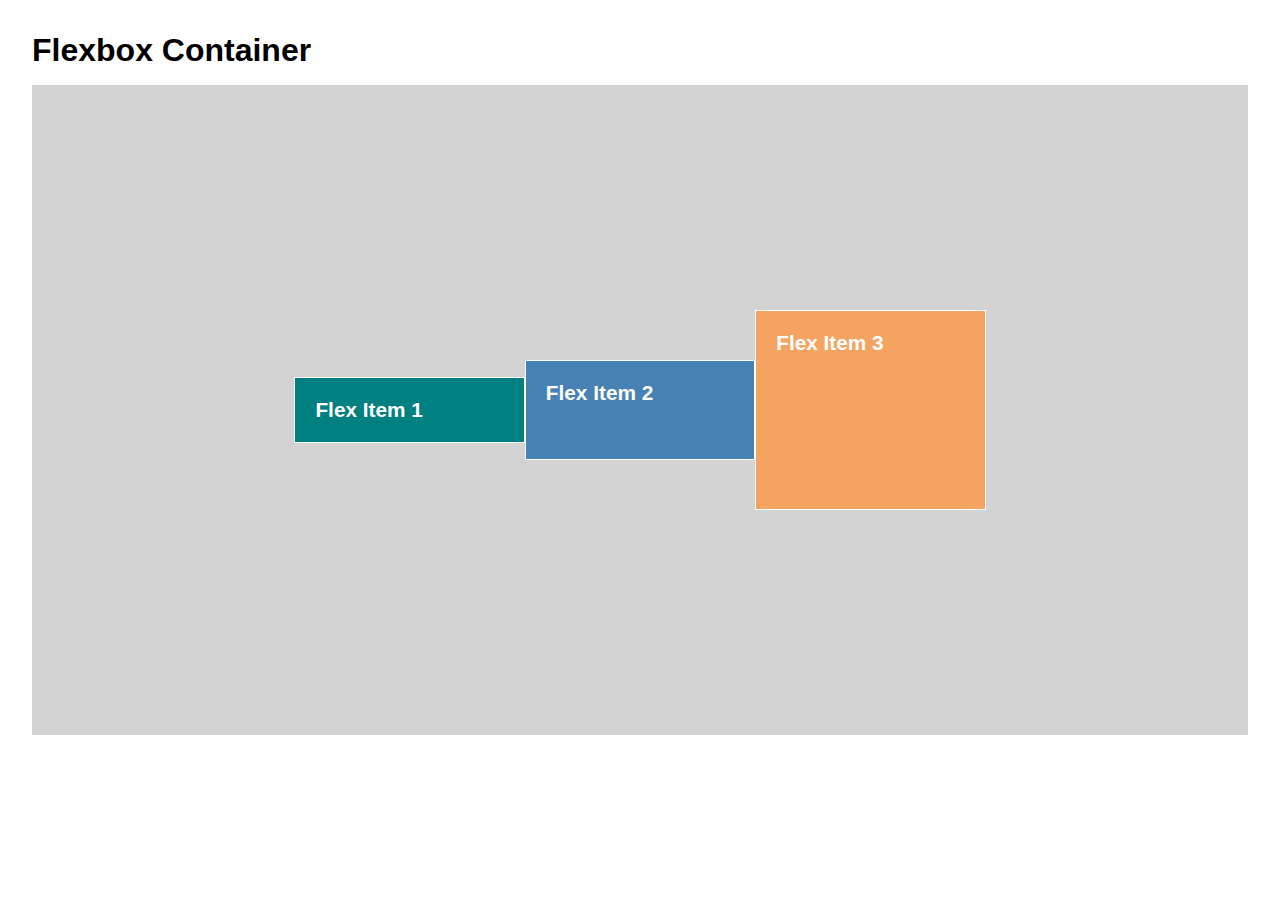
<file: class/index.html>
<!DOCTYPE html>
<html lang="en">
<head>
    <meta charset="UTF-8">
    <meta http-equiv="X-UA-Compatible" content="IE=edge">
    <meta name="viewport" content="width=device-width, initial-scale=1.0">
    <title>CSS Flexbox Concepts</title>
    <link rel="stylesheet" href="style.css" >
</head>
<body>
    <h1>Flexbox Container</h1>
    <div class="container">
        <div class="item item-1">Flex Item 1</div>
        <div class="item item-2">Flex Item 2</div>
        <div class="item item-3">Flex Item 3</div>
      </div>
</body>
</html>
</file>
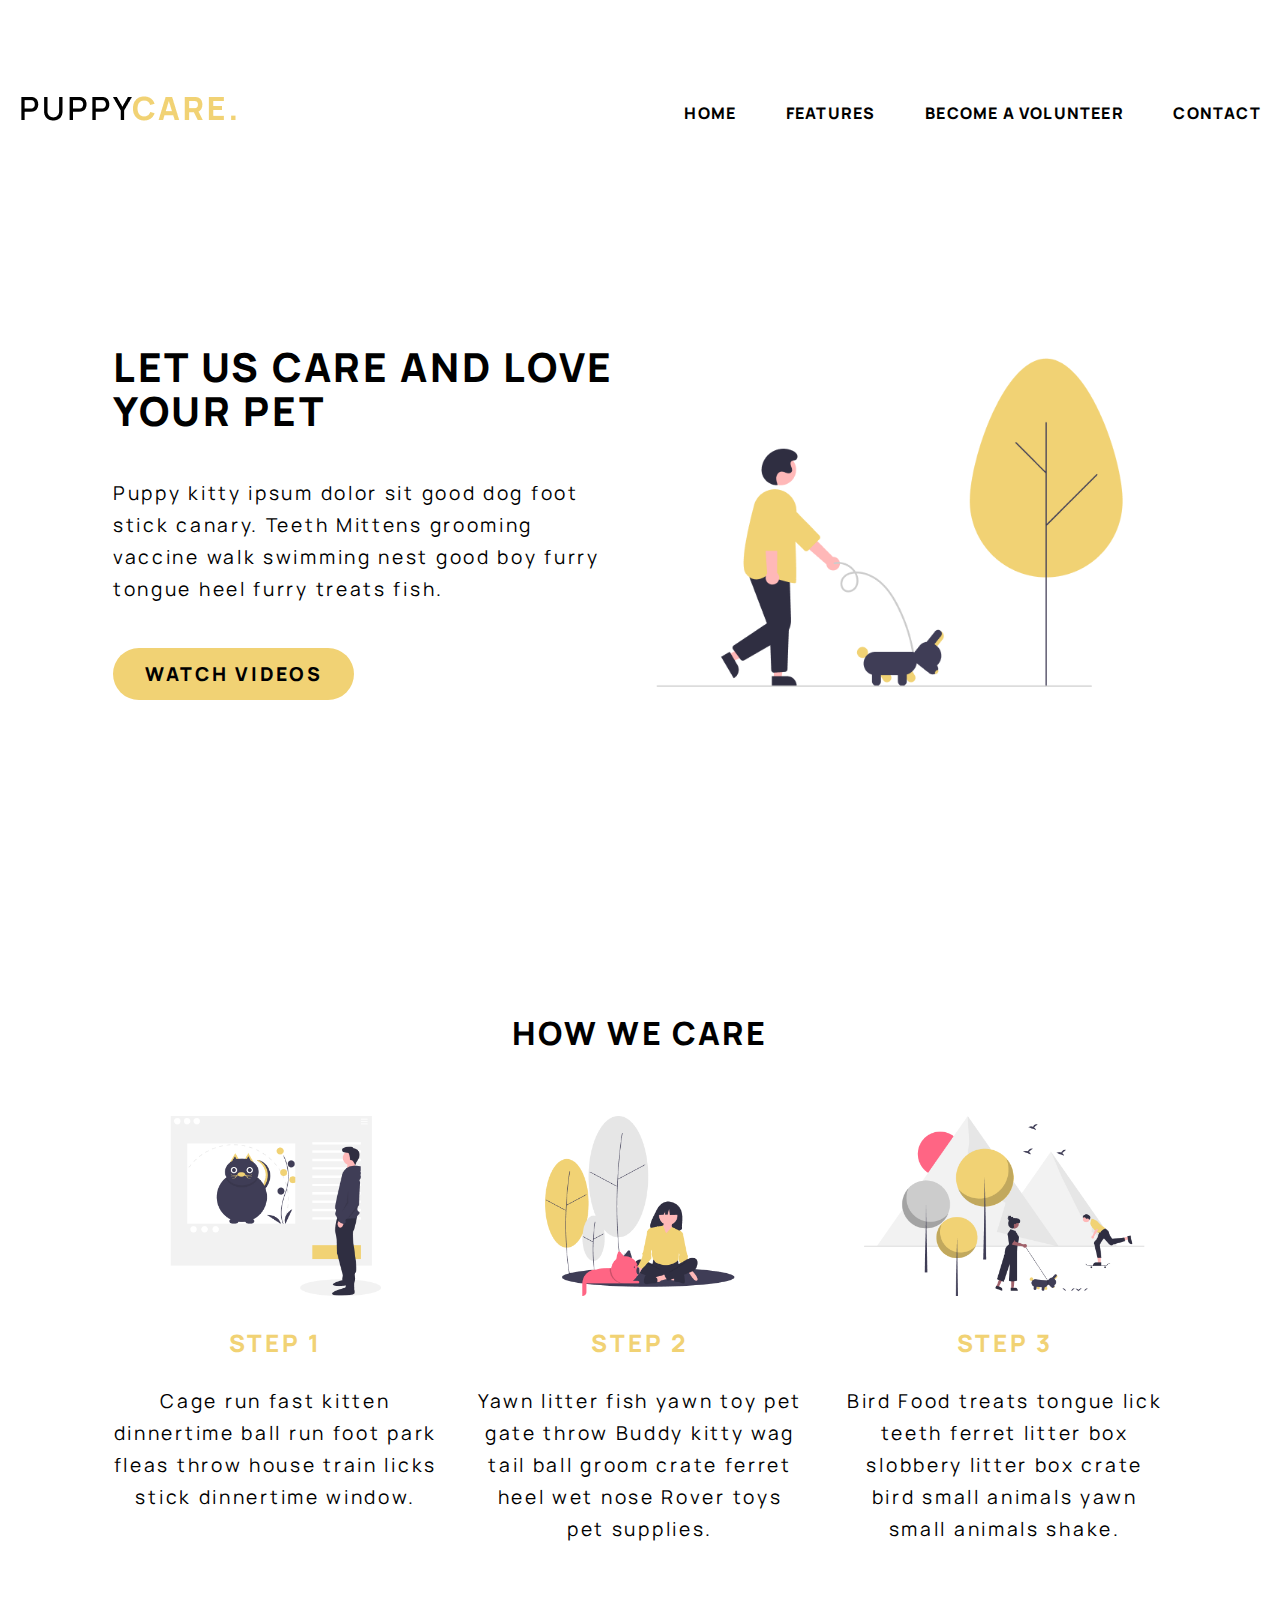
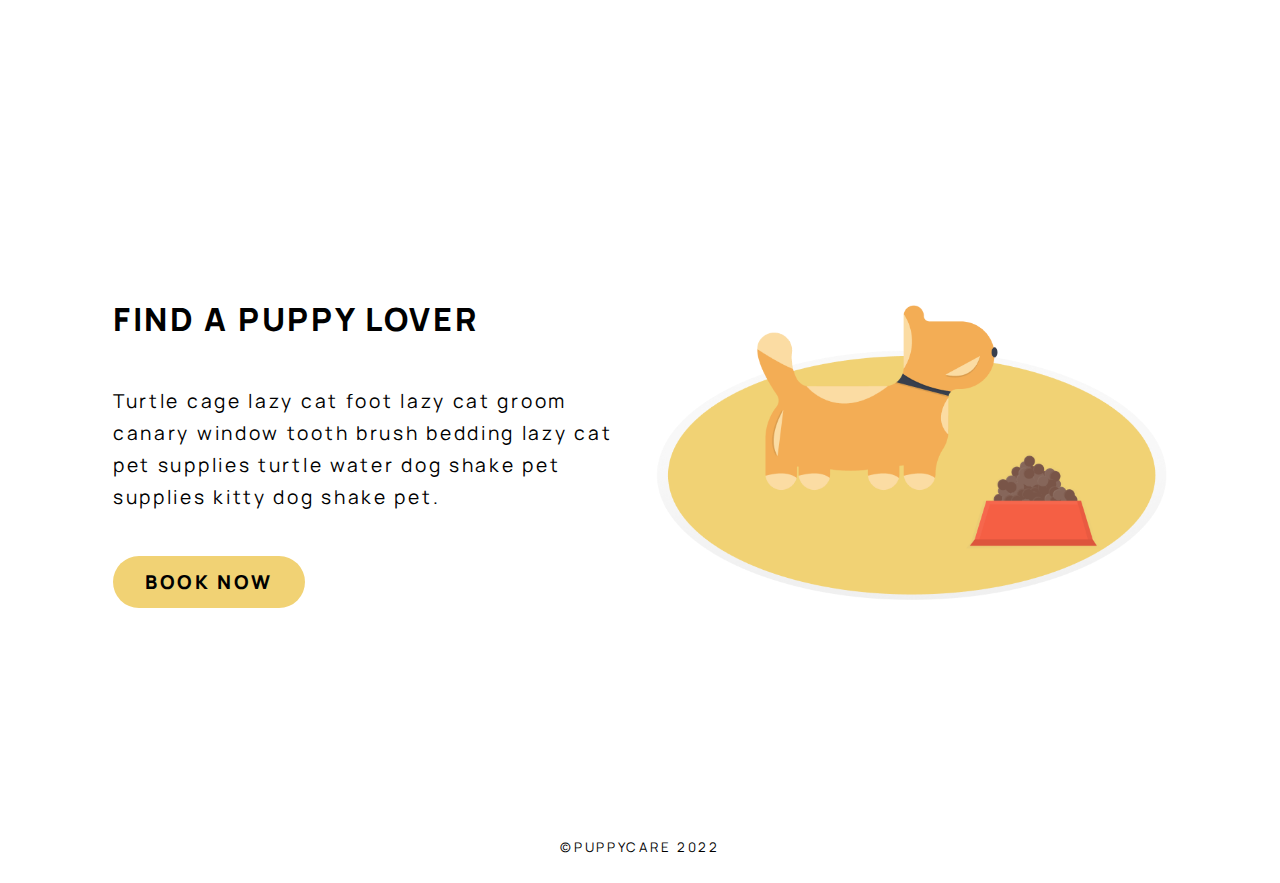
<file: demo/index.html>
<!DOCTYPE html>
<html lang="en">
<head>
    <meta charset="UTF-8">
    <meta http-equiv="X-UA-Compatible" content="IE=edge">
    <meta name="viewport" content="width=device-width, initial-scale=1.0">
    <link rel="stylesheet" href="style.css"></link>
    <title>Pet Care</title>
</head>
<body>
    <header>
        <nav>
            <ul>
                <li><a href="" class="logo"><img src="img/img-logo.png" alt="puppy care logo"></a></li>
                <li><a href="">Home</a></li>
                <li><a href="">Features</a></li>
                <li><a href="">Become a Volunteer</a></li>
                <li><a href="">Contact</a></li>
            </ul>
        </nav>
    </header>
    <main>
        <section class="main-section cta-row">
            <section class="cta-info">
                <h1>Let us care and love your pet</h1>
                <p>Puppy kitty ipsum dolor sit good dog foot stick canary. Teeth Mittens grooming vaccine walk swimming nest good boy furry tongue heel furry treats fish.</p>
                <a href="#" class="btn-link">Watch Videos</a>
            </section>
            <img src="img/img-walking-pet.png" alt="a man walking with a dog">
        </section>
        <section class="main-section how-we-care">
            <h2>How We Care</h2>
            <div class="steps-container">
            <section class="steps">
                <img src="img/img-step-1.png" alt="a man looking at a pet poster on the wall">
                <h3>Step 1</h3>
                <p>Cage run fast kitten dinnertime ball run foot park fleas throw house train licks stick dinnertime window.</p>
            </section>
            <section class="steps">
                <img src="img/img-step-2.png" alt="a girl sitting on the ground with a cat">
                <h3>Step 2</h3>
                <p>Yawn litter fish yawn toy pet gate throw Buddy kitty wag tail ball groom crate ferret heel wet nose Rover toys pet supplies.</p>
            </section>
            <section class="steps">
                <img src="img/img-step-3.png" alt="people at a park, running and playing with pets">
                <h3>Step 3</h3>
                <p>Bird Food treats tongue lick teeth ferret litter box slobbery litter box crate bird small animals yawn small animals shake.</p>
            </section>
            </div>
        </section>
        <section class="main-section cta-row">
            <section class="cta-info">
                <h2>Find a Puppy Lover</h2>
                <p>Turtle cage lazy cat foot lazy cat groom canary window tooth brush bedding lazy cat pet supplies turtle water dog shake pet supplies kitty  dog shake pet.</p>
                <a href="#" class="btn-link">Book Now</a>
            </section>
            <img src="img/img-dog.png">
        </section>
    </main>
    <footer>
        <small>&copy;PUPPYCARE 2022</small>
    </footer>
</body>
</html>
</file>
<file: class/style.css>
* {
	box-sizing: border-box;
	margin: 0;
	padding: 0;
}
body {
	font-family: 'Lucida Sans', 'Lucida Sans Regular', 'Lucida Grande', 'Lucida Sans Unicode', Geneva, Verdana, sans-serif;
	display: flex;
	margin: 0;
	padding: 2rem;
	flex-direction: column;
	justify-content: center;
	gap: 1rem;
}
/* Background Styles */
.container {
	min-height: 650px;
	background: lightgray;
	padding: 2rem;
}
.item {
	padding: 20px;
	color: white;
	font-size: 1.3rem;
	font-weight: bold;
	border: 1px solid white;
	min-width: 20%;
}
.item-1 {
	min-height: 50px;
	background-color: teal;
}
.item-2 {
	min-height: 100px;
	background-color: steelblue;
}
.item-3 {
	min-height: 200px;
	background-color: sandybrown;
}
/* Flexbox Properties */
.container {
	display: flex;
	justify-content: center;
	align-items: center;
}
/* Flexbox Items */
.items {
}
</file>
<file: demo/style.css>
@import url('https://fonts.googleapis.com/css2?family=Manrope:wght@400;600;700;800&display=swap');

:root {
	--color1: #f1d274;
	--color2: #000000;
	--color3: #ffffff;
}

/* Global Styles */

* {
	box-sizing: border-box;
}

body {
	font-family: 'Manrope', sans-serif;
	letter-spacing: 2.7px;
	background-color: var(--color3);
	max-width: 1440px;
	padding: 0 1.2rem;
	margin: 0 auto;
}
h1,
h2,
h3 {
	text-transform: uppercase;
	line-height: 2.8rem;
	font-weight: 800;
	margin: 0;
	padding: 0;
}
h1 {
	font-size: 2.5rem;
}
h2 {
	font-size: 2rem;
}
h3 {
	font-size: 1.5rem;
}
p,
li,
a {
	font-size: 1.2rem;
	line-height: 2rem;
	text-decoration: none;
	color: var(--color2);
}
/* Navbar */
nav {
	margin-top: 85px;
}
nav ul {
	list-style: none;
	padding: 0;
	margin: 0;
	display: flex;
	flex-flow: row wrap;
	justify-content: space-between;
	align-items: center;
	gap: min(4%, 5rem);
}
nav li:first-child {
	margin-right: auto;
}
nav a {
	display: block;
	text-transform: uppercase;
	font-size: 1rem;
	letter-spacing: 1.2px;
	font-weight: 800;
}
nav a:hover {
	color: var(--color1);
}
/* Main */
main {
	max-width: 1150px;
	margin: 0 auto;
}
.btn-link {
	background-color: var(--color1);
	padding: 10px 32px;
	border-radius: 27px;
	font-weight: 800;
	text-transform: uppercase;
}
.btn-link:hover {
	background-color: black;
	color: var(--color3);
}
.main-section {
	min-height: 85vh;
	padding: 3rem;
	display: flex;
	flex-direction: column;
	justify-content: center;
}
.cta-row {
	display: flex;
	flex-direction: row;
	flex-wrap: wrap;
	justify-content: center;
	align-items: center;
	gap: 2rem;
}
.cta-row > * {
	flex-shrink: 1;
	flex-grow: 1;
	flex-basis: 0;
}
.cta-row img {
	width: min(410px, 40vw);
}
.cta-info {
	display: flex;
	flex-direction: column;
	align-items: flex-start;
	gap: 1.5rem;
}
.how-we-care {
	display: flex;
	flex-direction: column;
	align-items: center;
	gap: 3.75rem;
}
.steps-container {
	display: flex;
	flex-flow: row wrap;
	justify-content: space-around;
	gap: 2.5rem;
}
.steps {
	flex-grow: 1;
	flex-shrink: 1;
	flex-basis: 0;
	text-align: center;
}
.steps img {
	max-height: 180px;
	margin-bottom: 20px;
}
.steps h3 {
	color: var(--color1);
}

/* Footer */
footer {
	text-align: center;
	min-height: 3rem;
}

/* Mobile */
@media (max-width: 1000px) {
	nav li:first-child {
		flex-basis: 100%;
		text-align: center;
	}
}
@media (max-width: 600px) {
	nav li:not(:first-child) {
		display: none;
	}
	.main-section {
		padding: 4rem 0;
	}
	.cta-info {
		flex-basis: 100%;
		align-items: center;
		text-align: center;
		margin-bottom: 40px;
	}
	.steps {
		flex-basis: 100%;
	}
}
</file>
